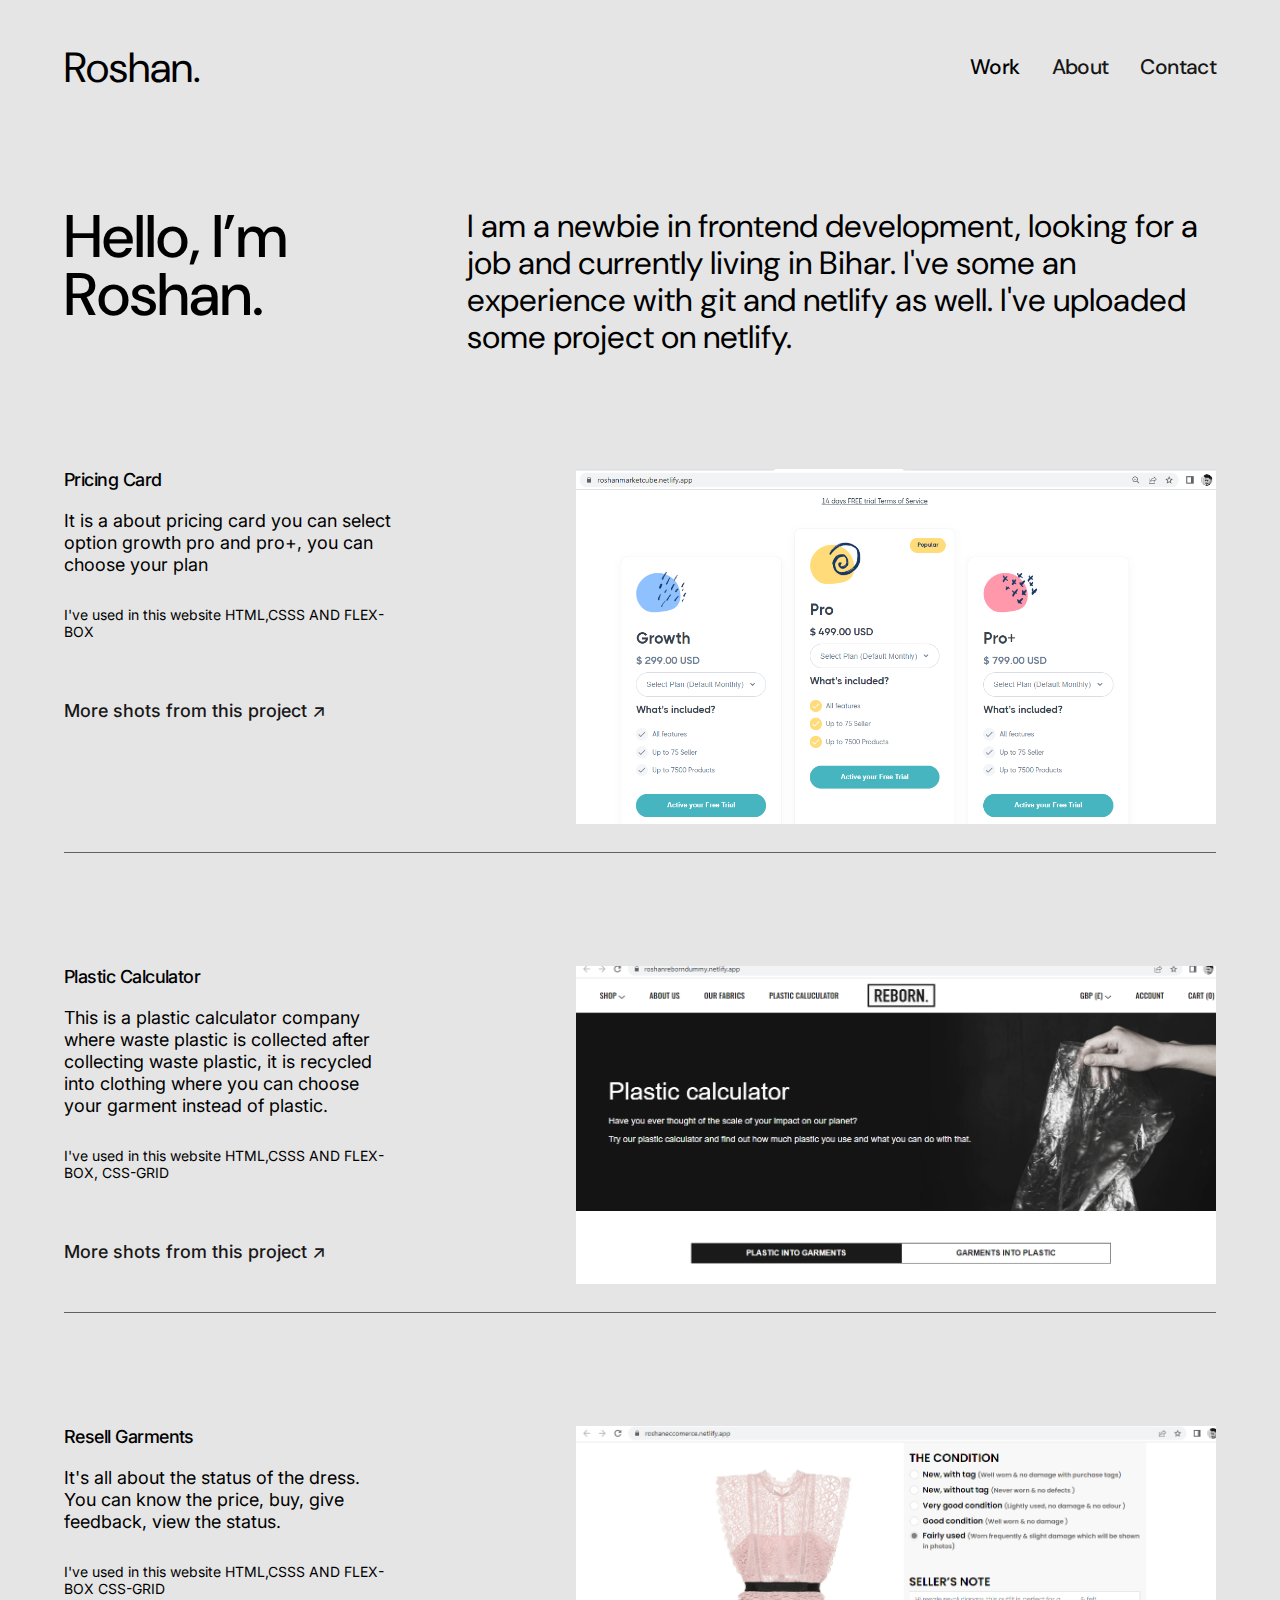
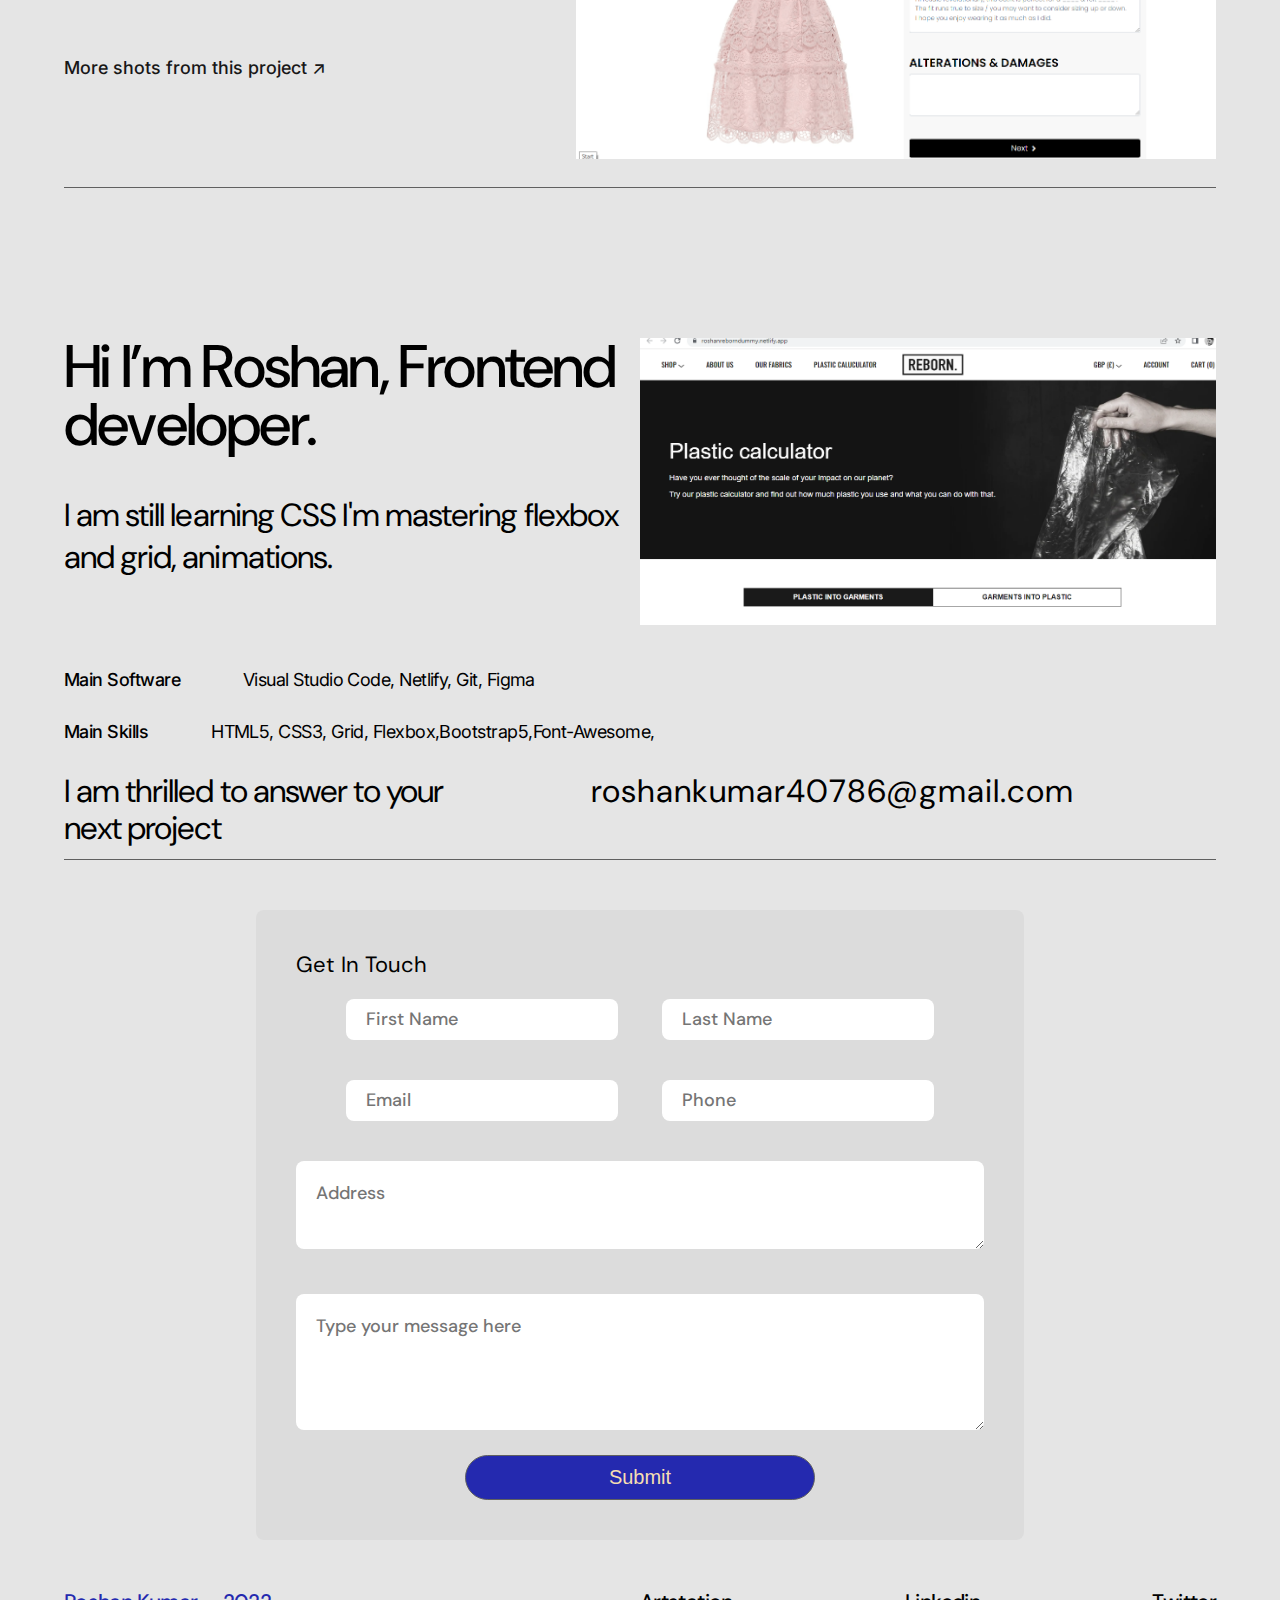
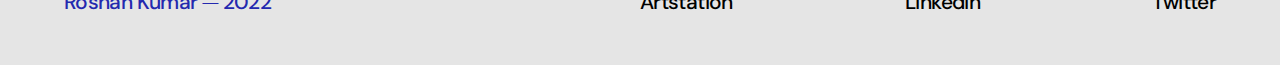
<file: index.html>
<!DOCTYPE html>
<html lang="en">

<head>
  <meta charset="UTF-8" />
  <meta http-equiv="X-UA-Compatible" content="IE=edge" />
  <meta name="viewport" content="width=device-width, initial-scale=1.0" />
  <title>Roshan's Portfolio</title>
  <link rel="stylesheet" href="style.css" />
</head>

<body>
  <div class="wrapper">
    <nav class="navigation">
      <span>ros<span>han</span>.</span>
      <ul>
        <li>work</li>
        <li><a href="#about-myself">about</a></li>
        <!-- <li>playground</li> -->
        <li><a href="#contact">contact</a></li>
      </ul>
    </nav>
    <section class="about">
      <div>
        <div class="about__me">
          <h1>Hello, I’m Roshan.</h1>
          <p>
            I am a newbie in frontend development, looking for a job and
            currently living in Bihar. I've some an experience with git and
            netlify as well. I've uploaded some project on netlify.
          </p>
        </div>
        <div class="about__work">
          <div class="about__project">
            <h2>Pricing Card</h2>
            <div class="about__project__info">
              <p>
                It is a about pricing card you can select option growth pro
                and pro+, you can choose your plan
              </p>
              <span>I've used in this website HTML,CSSS AND FLEX-BOX</span>
            </div>
            <a href="https://roshanmarketcube.netlify.app/" target="_blank">More shots from this project ↗</a>
          </div>
          <div class="my__image">
            <img src="/image/Screenshot (4).png" alt="" />
          </div>
        </div>
        <div class="about__work">
          <div class="about__project">
            <h2>Plastic Calculator</h2>
            <div class="about__project__info">
              <p>
                This is a plastic calculator company where waste plastic is
                collected after collecting waste plastic, it is recycled into
                clothing where you can choose your garment instead of plastic.
              </p>
              <span>I've used in this website HTML,CSSS AND FLEX-BOX,
                CSS-GRID</span>
            </div>
            <a href="https://roshanreborndummy.netlify.app/" target="_blank">More shots from this project ↗</a>
          </div>
          <div class="my__image">
            <img src="/image/Screenshot (5).png" alt="" />
          </div>
        </div>
        <div class="about__work">
          <div class="about__project">
            <h2>Resell Garments</h2>
            <div class="about__project__info">
              <p>
                It's all about the status of the dress. You can know the
                price, buy, give feedback, view the status.
              </p>
              <span>I've used in this website HTML,CSSS AND FLEX-BOX
                CSS-GRID</span>
            </div>
            <a href="https://roshaneccomerce.netlify.app/" target="_blank">More shots from this project ↗</a>
          </div>
          <div class="my__image">
            <img src="/image/Screenshot (6).png" alt="" />
          </div>
        </div>
      </div>
      <div class="about__myself" id="about-myself">
        <div class="me">
          <div class="me__info">
            <h1>Hi I’m Roshan, Frontend developer.</h1>
            <p>I am still learning CSS
              I'm mastering flexbox and grid, animations.
            </p>
          </div>
          <div class="my__img">
            <img src="/image/Screenshot (5).png" alt="">
          </div>
        </div>
        <div class="about__skill">
          <div>
            <h2>Main Software</h2>
            <span>Visual Studio Code, Netlify, Git, Figma</span>
          </div>
          <div>
            <h2>Main Skills</h2>
            <span>HTML5, CSS3, Grid, Flexbox,Bootstrap5,Font-Awesome,</span>
          </div>
        </div>
        <div class="mail">
          <p>I am thrilled to answer to your next project </p>
          <p>roshankumar40786@gmail.com</p>
        </div>
      </div>
    </section>
    <form action="#">
      <div class="contact" id="contact">
        <h2>Get In Touch</h2>
        <div class="contact__details">
          <input type="text" placeholder="First Name" />
          <input type="text" placeholder="Last Name" />
          <input type="email" placeholder="Email" />
          <input type="number" placeholder="Phone" />
        </div>
        <textarea placeholder="Address"></textarea>
        <textarea cols="30" rows="4" placeholder="Type your message here"></textarea>
        <button type="submit" class="submit">Submit</button>
      </div>
    </form>
    <footer class="footer">
      <div class="footer__logo">Roshan Kumar ⏤ 2022</div>
      <ul>
        <li>Artstation</li>
        <li>Linkedin</li>
        <li>Twitter</li>
      </ul>
    </footer>
  </div>
</body>

</html>
</file>
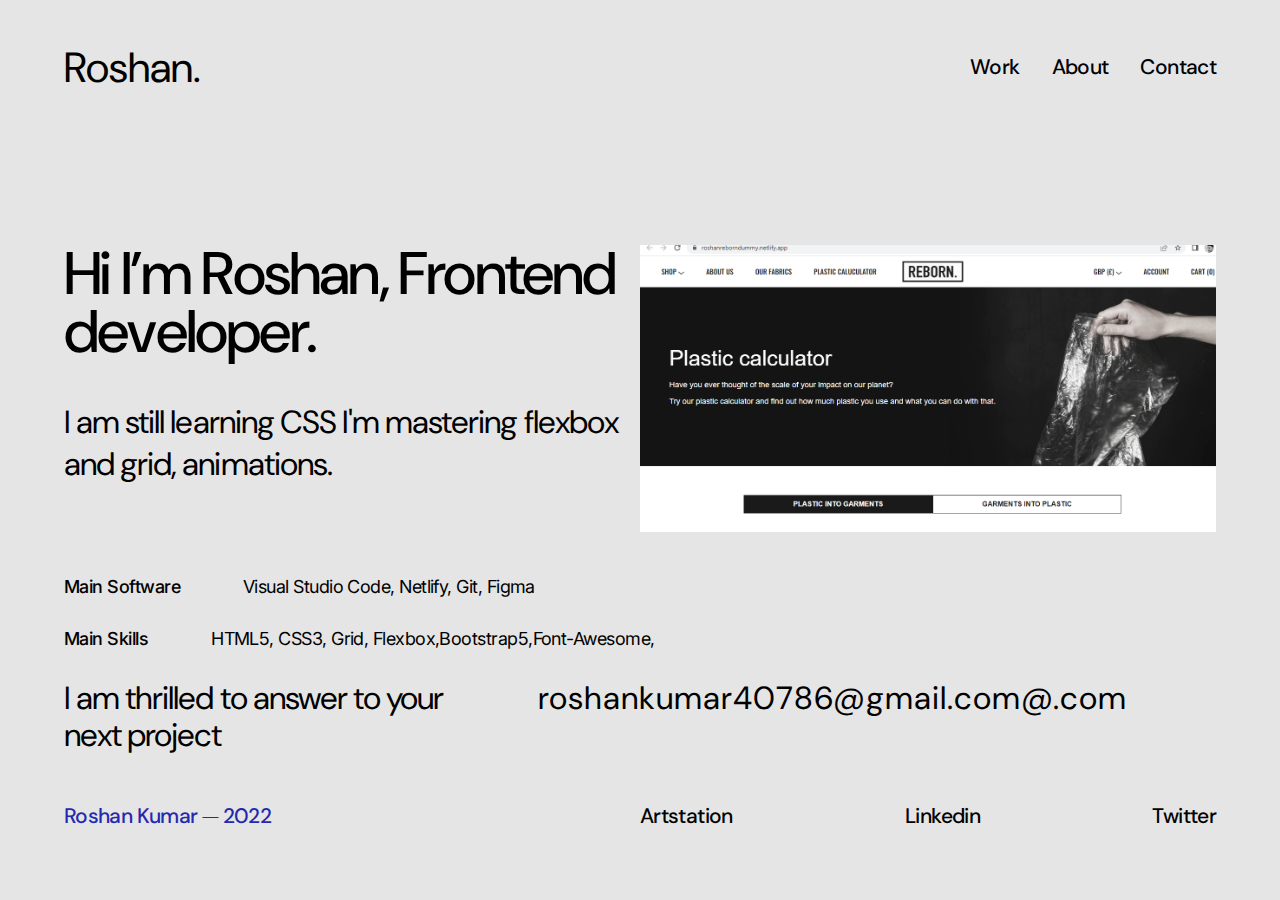
<file: about.html>
<!DOCTYPE html>
<html lang="en">

<head>
  <meta charset="UTF-8" />
  <meta http-equiv="X-UA-Compatible" content="IE=edge" />
  <meta name="viewport" content="width=device-width, initial-scale=1.0" />
  <title>Roshan's Portfolio</title>
  <link rel="stylesheet" href="style.css" />
</head>

<body>
  <div class="wrapper">
    <nav class="navigation">
      <span>roshan.</span>
      <ul>
        <li>work</li>
        <li>about</li>
        <li>contact</li>
      </ul>
    </nav>
    <div class="me">
      <div class="me__info">
        <h1>Hi I’m Roshan, Frontend developer.</h1>
        <p>I am still learning CSS
          I'm mastering flexbox and grid, animations.
        </p>
      </div>
      <div class="my__img">
        <img src="/image/Screenshot (5).png" alt="">
      </div>
    </div>
    <div class="about__skill">
      <div>
        <h2>Main Software</h2>
        <span>Visual Studio Code, Netlify, Git, Figma</span>
      </div>
      <div>
        <h2>Main Skills</h2>
        <span>HTML5, CSS3, Grid, Flexbox,Bootstrap5,Font-Awesome,</span>
      </div>
    </div>
    <div class="mail">
      <p>I am thrilled to answer to your next project </p>
      <p>roshankumar40786@gmail.com@.com</p>
    </div>
    <footer class="footer">
      <div class="footer__logo">Roshan Kumar ⏤ 2022</div>
      <ul>
        <li>Artstation</li>
        <li>Linkedin</li>
        <li>Twitter</li>
      </ul>
    </footer>
  </div>
</body>

</html>
</file>
<file: style.css>
@import url("https://fonts.googleapis.com/css2?family=Inter:wght@400;500;600;700&display=swap");
@import url("https://fonts.googleapis.com/css2?family=DM+Sans:wght@400;500;700&display=swap");

* {
  padding: 0;
  margin: 0;
  box-sizing: border-box;
}

:root {
  --main-black: #181717;
  --main-gray: #606060;
  --main-white: #f3f3f3;
  --secondary: #2429af;
  --bg-color: #e5e5e5;
}

html {
  scroll-behavior: smooth;
}

body {
  background: #e5e5e5;
}

a {
  text-decoration: none;
  color: var(--main-black);
  cursor: pointer;
}

.wrapper {
  max-width: 1120px;
  margin: 0 auto;
  padding-top: 40px;
}

.navigation {
  display: flex;
  justify-content: space-between;
  align-items: center;
  text-transform: capitalize;
}

.navigation span {
  flex: 1;
  font-family: DM Sans;
  font-size: 42px;
  font-weight: 400;
  text-transform: capitalize;
}

.navigation ul {
  display: flex;
  flex: 1;
  justify-content: flex-end;
  list-style: none;
  gap: 2rem;
}

.navigation ul li {
  font-family: DM Sans;
  font-size: 21px;
  font-weight: 500;
  line-height: 25px;
  letter-spacing: -0.03em;
  text-align: left;
}

.about__me h1 {
  font-family: DM Sans;
  font-size: 60px;
  font-weight: 500;
  line-height: 58px;
  width: 35%;
}

.about__me p {
  font-family: DM Sans;
  font-size: 32px;
  font-weight: 400;
  line-height: 37px;
  width: 65%;
}

.about__me {
  display: flex;
  margin-top: 113px;
  text-align: start;
}

.about__work {
  display: flex;
  justify-content: space-between;
  margin-top: 113px;
  border-bottom: 1.5px solid var(--main-gray);
  overflow: hidden;
  padding-bottom: 24px;
}

.about__project {
  text-align: left;
}

.about__project h2 {
  font-family: Inter;
  font-size: 18px;
  font-weight: 500;
  line-height: 22px;
  letter-spacing: -0.03em;
  text-align: left;
  margin-bottom: 19px;
}

.about__project__info p {
  font-family: Inter;
  font-size: 18px;
  font-weight: 400;
  margin-bottom: 30px;
  line-height: 22px;
}

.about__project__info {
  font-family: Inter;
  font-size: 14px;
  font-weight: 400;
  line-height: 17px;
  margin-bottom: 60px;
  width: 380px;
  padding-right: 50px;
}

.about__project a {
  font-family: Inter;
  font-size: 18px;
  font-weight: 500;
  color: var(--main-black);
}

.my__image {
  max-width: 640px;
}

.my__image img {
  width: 100%;
}

.footer__logo {
  color: var(--secondary);
  font-family: DM Sans;
  font-size: 21px;
  font-weight: 500;
  line-height: 25px;
  letter-spacing: -0.03em;
  text-align: left;
  flex: 1;
}

.footer {
  display: flex;
  justify-content: space-between;
  margin: 70px;
}

.footer ul {
  display: flex;
  font-family: DM Sans;
  font-size: 21px;
  font-weight: 500;
  list-style: none;
  flex: 1;
  line-height: 25px;
  letter-spacing: -0.03em;
  text-align: left;
  justify-content: space-between;
}

.contact {
  font-family: DM Sans;
  margin: 50px auto;
  background: gainsboro;
  max-width: 60vw;
  /* box-shadow: 7px 15px 24px; */
  border-radius: 8px;
  padding: 40px;
}

.contact__details {
  text-align: center;
}

.contact h2 {
  font-size: 22px;
  font-family: DM Sans;
  font-weight: normal;
}

.contact input {
  padding: 10px 20px;
  border-radius: 8px;
  font-size: 18px;
  font-weight: 500;
  border: none;
  outline: none;
  margin: 20px;
}

.contact textarea {
  outline: none;
  border: none;
  width: 100%;
  margin: 20px 0;
  padding: 20px;
  border-radius: 8px;
  font-size: 18px;
  font-family: DM Sans;
  font-weight: 500;
}

.contact input::placeholder {
  font-family: DM Sans;
}

.submit {
  padding: 10px 20px;
  font-size: 20px;
  background: var(--secondary);
  cursor: pointer;
  color: wheat;
  font-weight: 500;
  display: block;
  margin: 0 auto;
  width: 350px;
  border-radius: 50px;
  border: 0.4px solid var(--main-gray);
  outline: none;
  transition: all 0.4s ease;
}

.submit:hover {
  background-color: transparent;
  color: var(--secondary);
}

.me {
  display: flex;
  margin-top: 150px;
}

.my__img {
  flex: 1;
}

.my__img img {
  width: 100%;
}

.me__info {
  flex: 1;
}

.me__info h1 {
  font-family: DM Sans;
  font-size: 60px;
  font-weight: 500;
  line-height: 58px;
  letter-spacing: -0.03em;
  text-align: left;
}

.me__info p {
  font-family: DM Sans;
  font-size: 32px;
  font-weight: 400;
  letter-spacing: -0.03em;
  text-align: left;
  margin-top: 40px;

}

.about__skill {
  margin-top: 40px;
}

.about__skill div {
  display: flex;
  gap: 63px;
  margin: 30px 0;
}

.about__skill h2 {
  font-family: Inter;
  font-size: 18px;
  font-weight: 500;
  line-height: 22px;
  letter-spacing: -0.03em;
  text-align: left;

}

.about__skill span {
  font-family: Inter;
  font-size: 18px;
  font-weight: 400;
  line-height: 22px;
  letter-spacing: -0.03em;
  text-align: left;

}

.mail {
  font-family: DM Sans;
  font-size: 32px;
  font-weight: 400;
  line-height: 37px;
  letter-spacing: -0.03em;
  text-align: left;
  display: flex;

}

.mail p:nth-child(1) {
  flex: 1;

}

.mail p:nth-child(2) {
  flex: 2;
  text-align: center;
  letter-spacing: 1px;
}

.about__myself {
  border-bottom: 1.5px solid var(--main-gray);
  overflow: hidden;
  padding-bottom: 12px;
}

@media (min-width: 1025px) and (max-width: 1440px) {
  .wrapper {
    max-width: 90vw;
  }

  .footer {
    margin: 50px 0;
  }
}

@media (min-width: 768px) and (max-width: 1024px) {
  .wrapper {
    padding: 27px;
  }

  .about__me p {
    font-size: 27px;
    width: 55%;
  }

  .about__me h1 {
    width: 45%;
    font-size: 54px;
  }

  .navigation span {
    font-size: 34px;
  }
}

@media (max-width: 767px) {
  .wrapper {
    padding: 16px 30px;
  }

  .about__me {
    flex-direction: column;
    align-items: center;
    text-align: center;
    margin: 0;
  }

  .about__me h1 {
    width: 100%;
    font-size: 37px;
  }

  .about__me p {
    width: 100%;
    text-align: justify;
    word-break: break-word;
    hyphens: auto;
  }

  .navigation {
    flex-direction: column;
  }

  .navigation ul {
    flex-direction: column;
    width: 100%;
    align-items: center;
    gap: 0;
  }

  .navigation ul li {
    line-height: 60px;
  }

  .about__project h2 {
    font-size: 30px;
    margin: 20px 0;
  }

  .about__project__info p {
    font-size: 22px;
    line-height: 26px;
    text-align: justify;
  }

  .about__project__info {
    font-size: 18px;
    width: 100%;
    padding: 0;
    margin-bottom: 20px;
  }

  .about__project__info span {
    line-height: 26px;
  }

  /* .about__project{
    text-align: center;
  } */
  .about__project a {
    font-size: 18px;
  }

  .footer {
    display: block;
    margin: 0;
  }

  .footer__logo {
    text-align: center;
   
  }

  .about__work {
    display: block;
    margin: 0;
  }

  .my__image {
    margin-top: 12px;
    width: 100%;
  }

  .contact input {
    width: 100%;
    margin: 20px 0;
    margin: 8px 0;
    font-family: DM Sans;
  }

  .contact {
    max-width: 100%;
    padding: 16px 0px;
    margin: 0;
    background: transparent;
    box-shadow: none;
    border-radius: 0;

  }

  .submit {
    width: 100%;
  }

  .footer ul {
    display: block;
    text-align: center;
    line-height: 50px;
  }

  .me {
    display: block;
    margin-top: 20px;
  }

  .me__info h1 {
    line-height: inherit;
    font-size: 28px;
  }

  .me__info p {
    font-size: 24px;
    margin-bottom: 20px;
    margin-top: 0px;
  }

  .mail {
    display: block;
  }

  .mail p:nth-child(2) {
    font-size: 20px;
  }

  .mail p:nth-child(1) {
    font-size: 30px;
    margin-bottom: 20px;
  }

  .about__skill {
    margin-top: 50px;
  }

  .about__skill div {
    gap: 0;
  }

  .about__skill h2 {
    min-width: 117px;
  }
}
</file>
